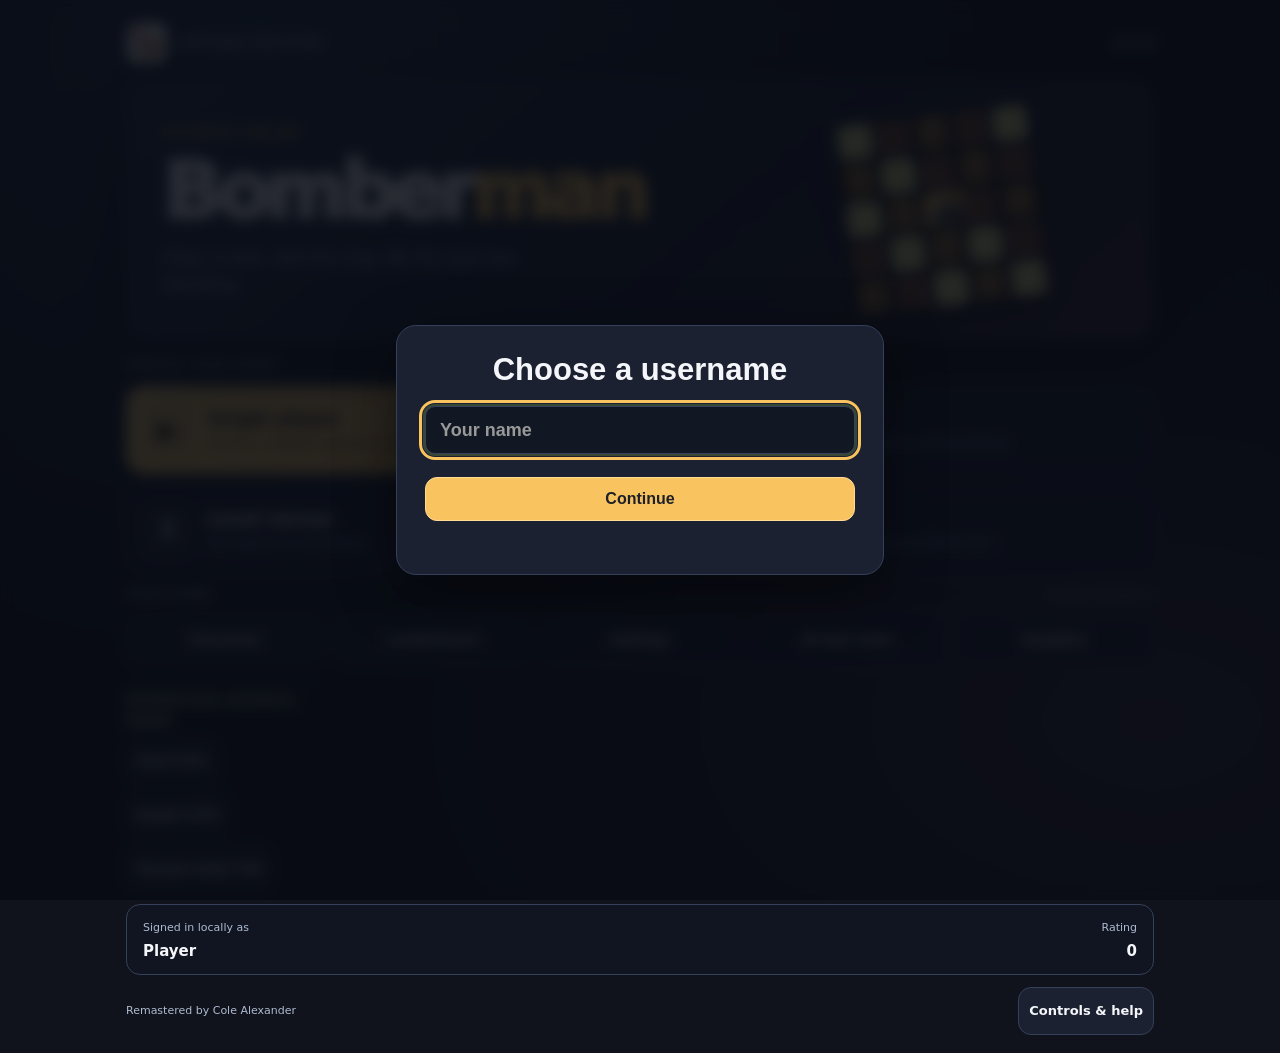
<file: Bomberman-Ultimate-Universal-Web-v0.10/index.html>
<!doctype html>
<html>
<head>
    <title>Bomberman v2.2.0</title>
    <link rel="icon" href="./icons/icon192.png" type="image/png">
    <meta charset="utf-8">
    <meta name="viewport" content="width=device-width, initial-scale=1, viewport-fit=cover, user-scalable=yes">
    <meta name="apple-mobile-web-app-capable" content="yes">
    <meta name="apple-mobile-web-app-status-bar-style" content="black-translucent">
    <meta name="theme-color" content="#10131c">
    <link rel="manifest" href="./manifest.webmanifest">
    <link rel="apple-touch-icon" href="./icons/icon192.png">
    <style id="bomber-version-owner-v016231">
    [id^="buildVersion"]{display:none!important}
    html body #releaseBadge1561#releaseBadge1561#releaseBadge1561#releaseBadge1561 strong{font-size:0!important;line-height:1.15!important}
    html body #releaseBadge1561#releaseBadge1561#releaseBadge1561#releaseBadge1561 strong::before{content:"v2.2.0"!important;display:inline!important;font-size:10px!important;font-weight:800!important;letter-spacing:.01em!important}
    html body #releaseBadge1561#releaseBadge1561#releaseBadge1561#releaseBadge1561{display:block!important;visibility:visible!important}
    </style>
    <style id="v016232-bomb-kick-copy">
    #v160KickHud span{font-size:0!important}
    #v160KickHud span::before{content:"WASD • FIRE BOMB KICK";display:inline!important;font:900 9px/1 Arial,sans-serif!important;letter-spacing:.2px!important;white-space:nowrap}
    </style>
    <script src="./files/engine2/social-210.js?v=220"></script>
    <script src="./files/engine2/ui-210.js?v=220"></script>
    <script src="./files/js/easeljs-0.8.1.min.js?v=220"></script>
    <script src="./files/js/preloadjs-0.6.1.min.js?v=220"></script>
    <script src="./files/js/soundjs-0.6.1.min.js?v=220"></script>
    <script src="./files/js/core.js?v=220"></script>
    <script src="./files/js/Utils.js?v=220"></script>
    <script src="./files/js/Entity.js?v=220"></script>
    <script src="./files/js/Player.js?v=220"></script>
    <script src="./files/js/Bot.js?v=220"></script>
    <script src="./files/js/Bonus.js?v=220"></script>
    <script src="./files/js/Tile.js?v=220"></script>
    <script src="./files/js/Fire.js?v=220"></script>
    <script src="./files/js/Bomb.js?v=220"></script>
    <script src="./files/js/Menu.js?v=220"></script>
    <script src="./files/engine2/round-state.js?v=220"></script>
    <script src="./files/engine2/input-controller.js?v=220"></script>
    <script src="./files/engine2/stability-diagnostics.js?v=220"></script>
    <script src="./files/engine2/lifecycle.js?v=220"></script>
    <script src="./files/engine2/render-211.js?v=220"></script>
    <script src="./files/js/InputEngine.js?v=220"></script>
    <script src="./files/js/GameEngine.js?v=220"></script>
    <script src="./files/packed-runtime-loader.js?v=220"></script>
    <script src="./files/directional-input-hotfix-v016225.js?v=220"></script>
    <script src="./files/preload-v0150.js?v=220"></script>
    <script src="./files/online.js?v=220"></script>
    <script src="./files/mobile.js?v=220"></script>
    <script src="./files/engine2/mobile-layout-retry.js?v=220"></script>
    <script src="./files/engine2/runtime-loader.js?v=220"></script>
    <script src="./files/app.js?v=220"></script>
    <script src="./files/runtime-v016232-identity-hud.js?v=220"></script>
    <script src="./files/runtime-v016234-border-only.js?v=220"></script>
    <script src="./files/runtime-v016230-round-skill-version.js?v=220"></script>
    <script src="./files/hotfix-0117.js?v=220"></script>
    <link rel="stylesheet" type="text/css" href="./files/css/bootstrap.css?v=220" />
    <link rel="stylesheet" type="text/css" href="./files/css/style.css?v=220" />
    <link rel="stylesheet" href="./files/css/ui-210.css?v=220" />
    <link rel="stylesheet" href="./files/css/mobile-retry.css?v=220" />

    <style id="ios-v0111-hotfix">
    @media (hover: none), (pointer: coarse) {
      body:not(.desktop-ui) .mobile_controls {
        position: fixed; z-index: 3000;
        left: max(12px, env(safe-area-inset-left));
        right: max(12px, env(safe-area-inset-right));
        bottom: max(10px, env(safe-area-inset-bottom));
        display: flex !important; align-items: flex-end; justify-content: space-between;
        pointer-events: none; touch-action: none;
      }
      body:not(.desktop-ui) .mobile_joystick,
      body:not(.desktop-ui) .mobile_action_cluster,
      body:not(.desktop-ui) .touch_btn,
      body:not(.desktop-ui) .touch_small { pointer-events: auto; }
    }
    </style>
</head>
<body class="bm210-home">
    <div class="container">
        <main id="bm210Home" class="bm210-home-screen" aria-label="Bomberman main menu">
          <header class="bm210-top"><div class="bm210-brand"><img src="./icons/icon192.png" alt=""> Arcade edition</div><span id="bm210Version" class="bm210-version">v2.2.0</span></header>
          <section class="bm210-hero"><div><p class="bm210-kicker">Ultimate online</p><h1>Bomber<span>man</span></h1><p class="bm210-sub">Clear a lane. Set the trap. Be the last one standing.</p></div><div class="bm210-art" aria-hidden="true"><div class="bm210-tile-art"><i></i><i></i><i></i><i></i><i></i><i></i><i></i><i></i><i></i><i></i><i></i><i></i><i></i><i></i><i></i><i></i><i></i><i></i><i></i><i></i><i></i><i></i><i></i><i></i><i></i></div></div></section>
          <p id="bm210Loading" class="bm210-loading" role="status">Loading the arena…</p>
          <section id="bm210Actions" class="bm210-actions" hidden>
            <p class="bm210-section-label" id="bm210MenuMessage">Choose your mode</p>
            <button class="bm210-mini" id="bm210Resume" type="button" hidden>Resume current round</button>
            <div class="bm210-modes">
              <button class="bm210-mode primary" id="bm210Solo" type="button"><span class="bm210-mode-icon" aria-hidden="true">▶</span><span><strong>Single player</strong><small>Practice, compete against AI, and master the arena.</small></span></button>
              <button class="bm210-mode" id="bm210Multi" type="button"><span class="bm210-mode-icon" aria-hidden="true">◎</span><span><strong>Multiplayer</strong><small>Public matches, private rooms, and spectating.</small></span></button>
              <button class="bm210-mode" id="bm210Local" type="button"><span class="bm210-mode-icon" aria-hidden="true">Ⅱ</span><span><strong>Local versus</strong><small>Two players on one device.</small></span></button>
              <button class="bm210-mode" id="bm210Tutorial" type="button"><span class="bm210-mode-icon" aria-hidden="true">⌁</span><span><strong>Tutorial</strong><small>Learn movement, power-ups and Bomb Kick.</small></span></button>
            </div>
            <p class="bm210-section-label">Your game <span id="bm210Activity" class="bm210-activity" aria-label="Estimated lobby activity"></span></p>
            <div class="bm210-tools"><button id="bm210Character" type="button">Character</button><button id="bm210Ranks" type="button">Leaderboard</button><button id="bm210Settings" type="button">Settings</button><button id="bm210TestRoom" type="button">AI test room</button><button id="bm211Graphics" type="button">Graphics</button></div>
            <div class="bm210-profile"><div><small>Signed in locally as</small><strong id="bm210Name">Player</strong></div><div class="bm210-profile-score"><small>Rating</small><strong id="bm210Rating">0</strong></div></div>
          </section>
          <footer class="bm210-footer"><span>Remastered by Cole Alexander</span><button class="bm210-mini" id="bm210Help" type="button">Controls &amp; help</button></footer>
        </main>
        <dialog id="bm210HelpDialog"><h2>Controls &amp; help</h2><p><strong>Player 1:</strong> Arrow keys to move. Space places a normal bomb. WASD fires Bomb Kick when you have a charge.</p><p><strong>Local Player 2:</strong> Follow the in-game control panel. Use the touch joystick and action buttons on mobile.</p><p>Destroy wood to discover power-ups. Keep an escape route open. Hearts absorb a hit, and Bomb Kick lets you send bombs through lanes.</p><p>Public matchmaking can use simulated players. Settings include AI difficulty and the AI testing room. Graphics lets you adjust rendering FPS and resolution.</p><button class="bm210-mini" id="bm210HelpClose" type="button">Close</button></dialog>

        <dialog id="bm211GraphicsDialog" aria-labelledby="bm211GraphicsTitle"><h2 id="bm211GraphicsTitle">Graphics</h2><p>Rendering is independent of the 50 Hz gameplay clock.</p><label for="bm211FPS">Frame rate</label><select id="bm211FPS"><option value="auto">Auto · display refresh up to 120 FPS</option><option value="60">60 FPS · battery saver</option><option value="120">120 FPS · high refresh</option></select><label for="bm211Resolution">Arena resolution</label><select id="bm211Resolution"><option value="1">Original · 545 × 416</option><option value="2">High · 1090 × 832</option><option value="3">Ultra · 1635 × 1248</option></select><p>Higher resolution improves pixel edges and text. Original sprite artwork is unchanged. Actual FPS depends on your display and device.</p><button class="bm210-mini" id="bm211GraphicsClose" type="button">Done</button></dialog>

        <div class="game_toolbar">
            <button id="ultimateModeBtn" class="ultimate_mode_btn" type="button" aria-pressed="false">ULTIMATE MODE: OFF</button>
            <span id="ultimateModeHint" class="ultimate_mode_hint">100% block drops • power-ups 5× stronger</span>
            <div id="onlineMatchBar" class="online_match_bar" hidden>
                <span id="onlineMatchStatus">ONLINE</span>
                <button id="onlineDisconnectBtn" type="button">Disconnect</button>
            </div>
        </div>

        <div id="localStage">
            <div id="game">
                <canvas id="canvas" width="545" height="416"></canvas>
                <div id="spectatorBanner" class="spectator_banner" hidden>
                    <strong id="spectatorTitle">GAME OVER</strong>
                    <span id="spectatorSubtitle">SPECTATING AI MATCH</span>
                </div>
            </div>
            <div class="control_panel">
                <div class="wrapper">
                    <div class="panel">
                        <div class="panel_header"><p class="panel_header_title" id="player1"></p></div>
                        <div class="control_element_movement">
                            <div class="control_element_ico"><img src="./files/img/i-control-01.svg" class="i_control01"></div>
                            <div class="control_element_desc"><p class="control_element_title" id="movement1"></p></div>
                        </div>
                        <div class="control_element_bomb">
                            <div class="control_element_ico"><img src="./files/img/i-control-001.svg" class="i_control001"></div>
                            <div class="control_element_desc"><p class="control_element_title" id="bomb1">Space = normal bomb • E = Bomb Kick</p></div>
                        </div>
                    </div>
                    <div class="panel">
                        <div class="panel_header"><p class="panel_header_title" id="player2"></p></div>
                        <div class="control_element_movement">
                            <div class="control_element_ico"><img src="./files/img/i-control-02.svg" class="i_control01"></div>
                            <div class="control_element_desc"><p class="control_element_title" id="movement2"></p></div>
                        </div>
                        <div class="control_element_bomb">
                            <div class="control_element_ico"><img src="./files/img/i-control-002.svg" class="i_control001"></div>
                            <div class="control_element_desc"><p class="control_element_title" id="bomb2">Shift = normal bomb • Q = Bomb Kick</p></div>
                        </div>
                    </div>
                    <div class="panel">
                        <div class="panel_header"><p class="panel_header_title" id="common">Common</p></div>
                        <div class="control_element_mute">
                            <div class="control_element_ico"><img src="./files/img/i-key-m.svg" class="i_key_m"></div>
                            <div class="control_element_desc"><p class="control_element_title" id="mute"></p></div>
                        </div>
                        <div class="control_element_menu">
                            <div class="control_element_ico"><img src="./files/img/i-key-esc.svg" class="i_key_esc"></div>
                            <div class="control_element_desc"><p class="control_element_title" id="menu"></p></div>
                        </div>
                        <div class="control_element_restart">
                            <div class="control_element_ico"><img src="./files/img/i-key-enter.svg" class="i_key_enter"></div>
                            <div class="control_element_desc"><p class="control_element_title" id="restart"></p></div>
                        </div>
                    </div>
                </div>
            </div>
        </div>

        <div id="remoteStage" hidden>
            <video id="remoteVideo" autoplay playsinline muted></video>
            <div class="remote_caption">LIVE FROM HOST • PLAYER 2</div>
            <div id="remoteSpectatorBanner" class="spectator_banner" hidden>
                <strong id="remoteSpectatorTitle">GAME OVER</strong>
                <span id="remoteSpectatorSubtitle">SPECTATING MATCH</span>
            </div>
        </div>
        <audio id="gameMusic" src="./files/sound/game.mp3" preload="auto" loop playsinline></audio>

        <div id="mobileControls" class="mobile_controls" aria-label="Touch controls">
            <div id="mobileJoystick" class="mobile_joystick" aria-label="Movement joystick" role="application">
                <div class="joystick_ring"></div>
                <div id="mobileJoystickKnob" class="joystick_knob"></div>
            </div>
            <div class="mobile_action_cluster">
                <button class="touch_btn bomb_btn" data-action="bomb" aria-label="Place normal bomb">💣</button>
                <div class="mobile_small_actions">
                    <button id="mobileMuteBtn" class="touch_small" type="button">Sound</button>
                    <button id="mobileMenuBtn" class="touch_small" type="button">Menu</button>
                </div>
            </div>
        </div>
    </div>

    <div id="multiplayerLobby" class="multiplayer_lobby" hidden>
        <div class="lobby_card">
            <div class="lobby_heading">
                <div>
                    <h2>Multiplayer</h2>
                    <p>Play locally or connect to a friend over the internet.</p>
                </div>
                <button id="lobbyCloseBtn" class="lobby_close" type="button" aria-label="Back">×</button>
            </div>

            <div class="lobby_name_row">
                <label for="playerNameInput">Your name</label>
                <input id="playerNameInput" type="text" maxlength="14" autocomplete="nickname" spellcheck="false" placeholder="Player name">
                <small>Shown above your character in online matches.</small>
            </div>

            <div class="lobby_mode_row">
                <span>Game mode</span>
                <button id="ultimateLobbyBtn" class="ultimate_mode_btn compact" type="button">ULTIMATE MODE: OFF</button>
            </div>

            <div id="lobbyChoice" class="lobby_choice">
                <button id="onlineHostBtn" class="lobby_primary" type="button">Host Online Game<small>Wait for your friend to join • another opponent after a short wait</small></button>
                <button id="onlineShowJoinBtn" class="lobby_primary" type="button">Join Online Game<small>Players first • active matches open in spectator mode with next-round queue</small></button>
                <button id="localMultiBtn" class="lobby_secondary" type="button">Play Local Multiplayer</button>
            </div>

            <div id="onlineHostControls" class="lobby_section" hidden>
                <div class="lobby_state_icon">⌁</div>
                <h3>Hosting game</h3>
                <p>Waiting for Player 2. Your friend only needs to choose Multiplayer → Join Online Game. If nobody connects, another player will join automatically.</p>

                <div class="host_customization" id="hostCustomization">
                    <div class="host_customization_header">
                        <div>
                            <strong>Item drop rate</strong>
                            <small>Chance that a destroyed wood block contains a power-up</small>
                        </div>
                        <span id="dropRateValue" class="drop_rate_value">16% · DEFAULT</span>
                    </div>
                    <input id="dropRateSlider" class="drop_rate_slider" type="range" min="16" max="100" step="1" value="16" aria-label="Item drop rate">
                    <div class="drop_rate_scale"><span>Default · 16%</span><span>100%</span></div>
                    <div id="dropRateNote" class="drop_rate_note">Normal power-up strength. ULTIMATE MODE overrides drops to 100%.</div>
                </div>

                <div id="onlineStatus" class="online_status working">Opening host slot…</div>
                <button id="hostCancelBtn" class="lobby_secondary" type="button">Stop Hosting</button>
            </div>

            <div id="onlineJoinControls" class="lobby_section" hidden>
                <div class="lobby_state_icon">⌁</div>
                <h3>Finding player…</h3>
                <p>Checking every public slot. Active matches open in spectator mode and queue you for the next round.</p>
                <div id="joinStatus" class="online_status working">Searching…</div>
                <button id="joinBackBtn" class="lobby_secondary" type="button">Cancel Search</button>
            </div>
        </div>
    </div>

<script>
(function () {
  if (location.hostname !== '127.0.0.1' && location.hostname !== 'localhost') return;
  function heartbeat() { fetch('/__bomberman_heartbeat', {cache:'no-store'}).catch(function () {}); }
  heartbeat();
  setInterval(heartbeat, 5000);
})();
</script>

</body>
</html>
</file>
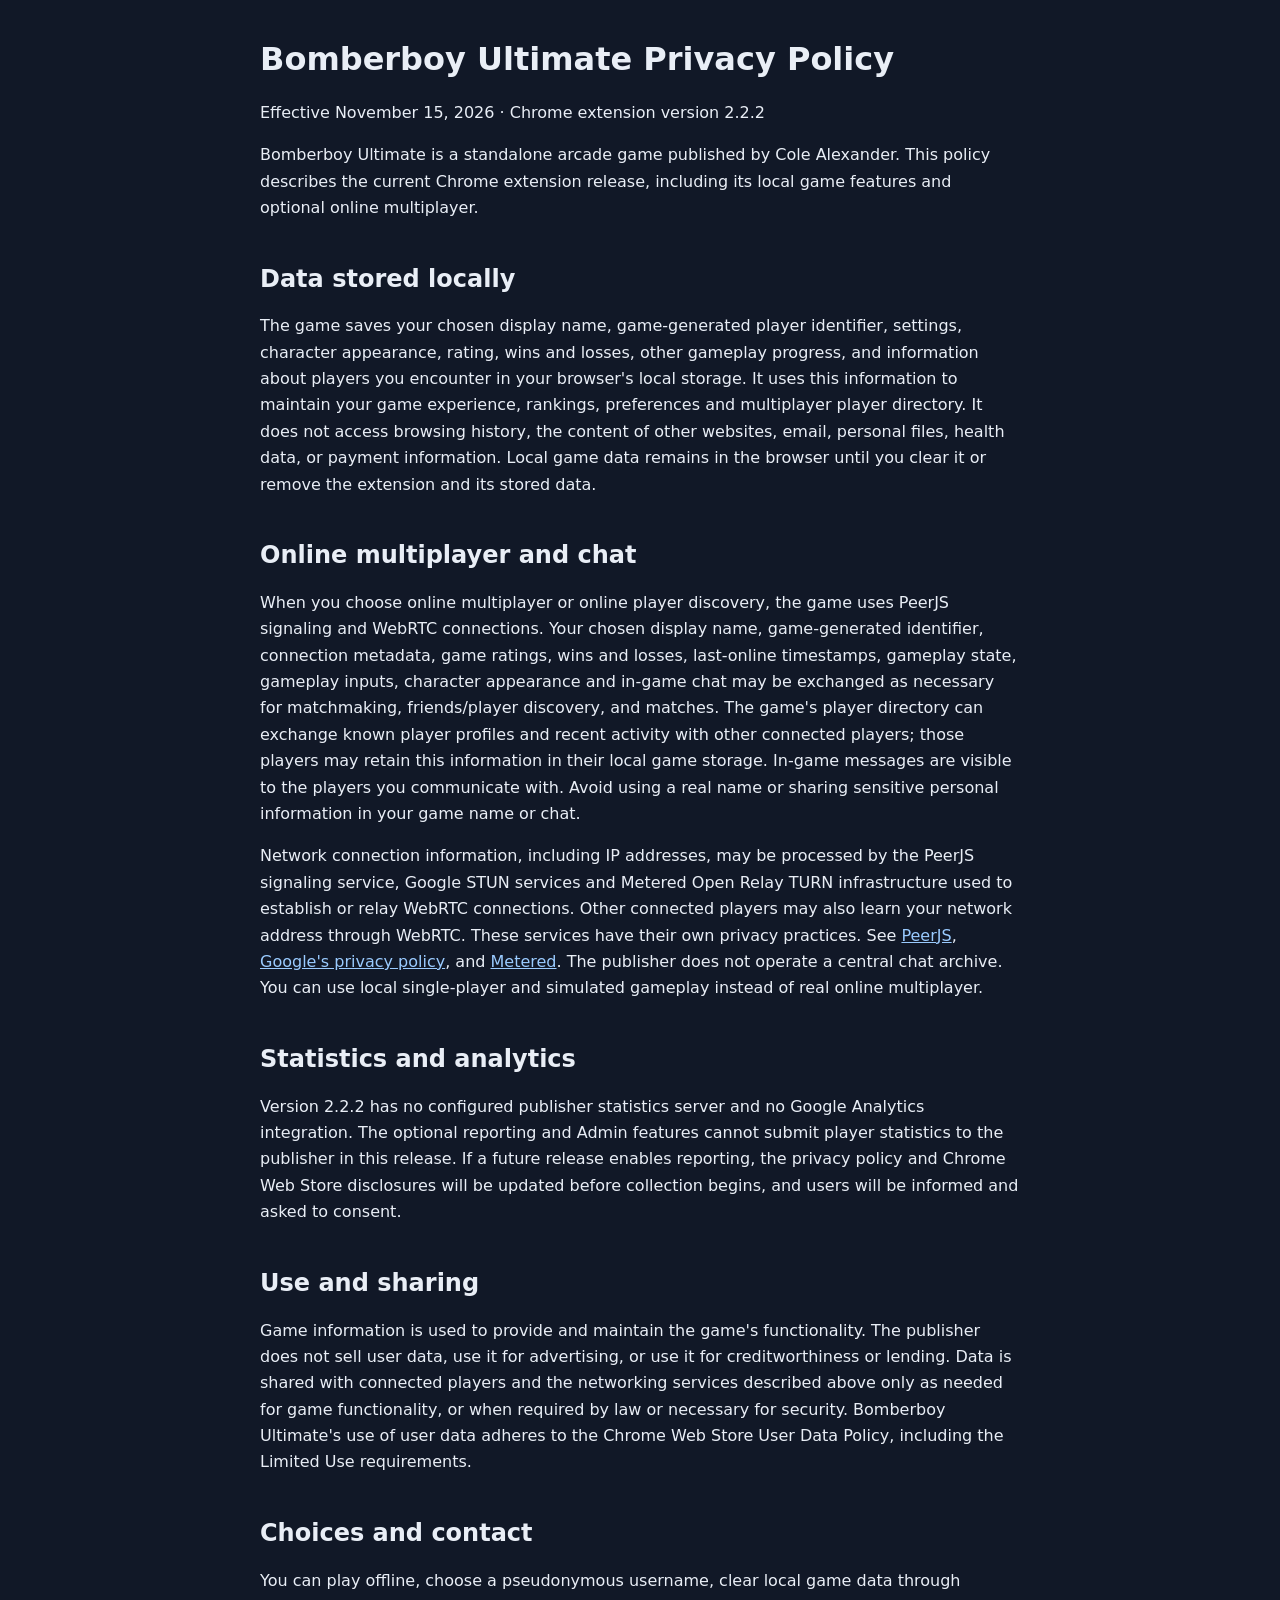
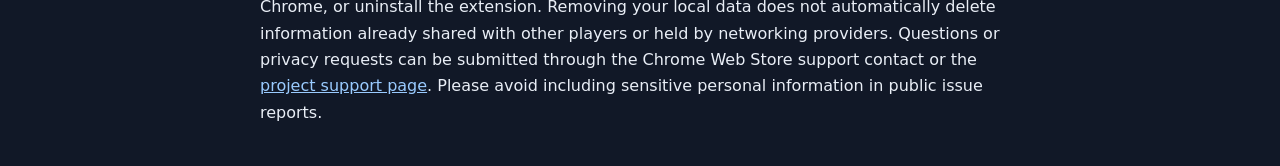
<file: bomberboy-privacy.html>
<!doctype html>
<html lang="en"><head><meta charset="utf-8"><meta name="viewport" content="width=device-width, initial-scale=1"><title>Bomberboy Ultimate — Privacy Policy</title><style>body{font:16px/1.65 system-ui,sans-serif;max-width:760px;margin:40px auto;padding:0 24px;color:#e9eef6;background:#111827}h1,h2{line-height:1.2}h2{margin-top:1.8em}a{color:#9acbff}</style></head><body>
<h1>Bomberboy Ultimate Privacy Policy</h1><p>Effective November 15, 2026 · Chrome extension version 2.2.2</p>
<p>Bomberboy Ultimate is a standalone arcade game published by Cole Alexander. This policy describes the current Chrome extension release, including its local game features and optional online multiplayer.</p>
<h2>Data stored locally</h2><p>The game saves your chosen display name, game-generated player identifier, settings, character appearance, rating, wins and losses, other gameplay progress, and information about players you encounter in your browser's local storage. It uses this information to maintain your game experience, rankings, preferences and multiplayer player directory. It does not access browsing history, the content of other websites, email, personal files, health data, or payment information. Local game data remains in the browser until you clear it or remove the extension and its stored data.</p>
<h2>Online multiplayer and chat</h2><p>When you choose online multiplayer or online player discovery, the game uses PeerJS signaling and WebRTC connections. Your chosen display name, game-generated identifier, connection metadata, game ratings, wins and losses, last-online timestamps, gameplay state, gameplay inputs, character appearance and in-game chat may be exchanged as necessary for matchmaking, friends/player discovery, and matches. The game's player directory can exchange known player profiles and recent activity with other connected players; those players may retain this information in their local game storage. In-game messages are visible to the players you communicate with. Avoid using a real name or sharing sensitive personal information in your game name or chat.</p>
<p>Network connection information, including IP addresses, may be processed by the PeerJS signaling service, Google STUN services and Metered Open Relay TURN infrastructure used to establish or relay WebRTC connections. Other connected players may also learn your network address through WebRTC. These services have their own privacy practices. See <a href="https://peerjs.com/">PeerJS</a>, <a href="https://policies.google.com/privacy">Google's privacy policy</a>, and <a href="https://www.metered.ca/">Metered</a>. The publisher does not operate a central chat archive. You can use local single-player and simulated gameplay instead of real online multiplayer.</p>
<h2>Statistics and analytics</h2><p>Version 2.2.2 has no configured publisher statistics server and no Google Analytics integration. The optional reporting and Admin features cannot submit player statistics to the publisher in this release. If a future release enables reporting, the privacy policy and Chrome Web Store disclosures will be updated before collection begins, and users will be informed and asked to consent.</p>
<h2>Use and sharing</h2><p>Game information is used to provide and maintain the game's functionality. The publisher does not sell user data, use it for advertising, or use it for creditworthiness or lending. Data is shared with connected players and the networking services described above only as needed for game functionality, or when required by law or necessary for security. Bomberboy Ultimate's use of user data adheres to the Chrome Web Store User Data Policy, including the Limited Use requirements.</p>
<h2>Choices and contact</h2><p>You can play offline, choose a pseudonymous username, clear local game data through Chrome, or uninstall the extension. Removing your local data does not automatically delete information already shared with other players or held by networking providers. Questions or privacy requests can be submitted through the Chrome Web Store support contact or the <a href="https://github.com/colealex577/Bomberman/issues">project support page</a>. Please avoid including sensitive personal information in public issue reports.</p>
</body></html>
</file>
<file: Bomberman-Ultimate-Universal-Web-v0.10/files/css/style.css>
html, body {
    width: 100%;
    height: 100%;
    margin: 0;
    padding: 0;
}

body {
    min-height: 100vh;
    background-color: #21111a;
    display: flex;
    align-items: center;
    justify-content: center;
    overflow: auto;
    font-family: Roboto, Arial, sans-serif;
}

.container {
    width: min(94vw, 1400px);
    min-height: 100vh;
    display: flex;
    flex-direction: column;
    align-items: center;
    justify-content: center;
    gap: 1.25rem;
    padding: 2vh 0;
    box-sizing: border-box;
}

#game {
    width: min(92vw, calc((100vh - 170px) * 1.3101));
    max-width: 1200px;
    text-align: center;
    display: flex;
    justify-content: center;
    align-items: center;
}

#canvas {
    display: block;
    width: 100%;
    height: auto;
    max-height: 74vh;
    aspect-ratio: 545 / 416;
    margin: 0 auto;
    image-rendering: auto;
}

h1 {
    line-height: 64px;
    margin-bottom: 0;
}

h1 strong {
    color: #FF4444;
}

.control_panel {
    width: min(92vw, calc((100vh - 170px) * 1.3101));
    max-width: 1200px;
    position: relative;
    box-sizing: border-box;
    background-color: #21111a;
}

.control_panel .wrapper {
    margin: 0;
    position: relative;
    box-sizing: inherit;
    width: 100%;
    display: grid;
    grid-template-columns: repeat(3, minmax(0, 1fr));
    grid-column-gap: 10px;
}

.wrapper .panel {
    position: relative;
    margin-top: 6px;
    min-height: 105px;
    border-radius: 2px;
    background-color: rgba(255, 255, 255, 0.03);
    border: solid 1px rgba(255, 255, 255, 0.03);
}

.panel .panel_header {
    position: absolute;
    top: -6px;
    left: 10px;
    width: 59px;
    height: 16px;
    border-radius: 2px;
    background-color: #ffffff;
    text-align: center;
}

.panel_header .panel_header_title {
    height: 9px;
    font-size: 9px;
    font-weight: bold;
    line-height: normal;
    color: #271821;
    margin: 3px auto 2px auto;
}

.i_control01, .i_control001 {
    width: 48px;
    height: 32px;
    object-fit: contain;
}
.i_key_m {
    width: 18px;
    height: 17px;
    object-fit: contain;
}
.i_key_esc {
    width: 28px;
    height: 17px;
    object-fit: contain;
}
.i_key_enter {
    width: 38px;
    height: 17px;
    object-fit: contain;
}
.control_element_movement {
    height: 32px;
    margin: 20px 10px 5px 10px;
}
.control_element_bomb {
    height: 32px;
    margin: 0px 10px 10px 10px;
}
.control_element_ico {
    float: left;
}
.control_element_movement .control_element_ico,
.control_element_bomb .control_element_ico {
    width: 48px;
    height: 32px;
    margin: 0 12px 0 0;
}
.control_element_movement .control_element_desc p,
.control_element_bomb .control_element_desc p {
    margin: 11px 0;
}
.control_element_movement .control_element_desc,
.control_element_bomb .control_element_desc {
    height: 32px;
}
.control_element_desc {
    float: left;
    font-size: 10px;
    font-weight: bold;
    line-height: normal;
    color: #ffffff;
}
.control_element_mute .control_element_desc,
.control_element_menu .control_element_desc,
.control_element_restart .control_element_desc {
    height: 17px;
}
.control_element_mute {
    height: 17px;
    margin: 20px 10px 6px 10px;
}
.control_element_mute .control_element_ico {
    width: 18px;
    height: 17px;
    margin: 0 32px 0 0;
}
.control_element_menu {
    height: 17px;
    margin: 0px 0px 6px 10px;
}
.control_element_menu .control_element_ico {
    width: 28px;
    height: 17px;
    margin: 0 22px 0 0;
}
.control_element_mute .control_element_desc p,
.control_element_menu .control_element_desc p,
.control_element_restart .control_element_desc p {
    margin: 3px 0;
}
.control_element_restart {
    height: 17px;
    margin: 0px 10px 15px 10px;
}
.control_element_restart .control_element_ico {
    width: 38px;
    height: 17px;
    margin: 0 12px 0 0;
}

@media (max-width: 900px) {
    .container {
        width: 96vw;
        gap: 0.9rem;
    }

    #game,
    .control_panel {
        width: 94vw;
    }

    .control_panel .wrapper {
        grid-template-columns: 1fr;
        grid-row-gap: 10px;
    }

    .wrapper .panel {
        min-height: auto;
        padding-bottom: 8px;
    }
}

/* Online multiplayer additions */
.game_toolbar {
    width: min(92vw, 1200px);
    display: flex;
    align-items: center;
    justify-content: center;
    gap: 10px;
    flex-wrap: wrap;
}
.ultimate_mode_btn,
.online_match_bar button,
.lobby_card button {
    border: 1px solid rgba(255,255,255,.22);
    border-radius: 7px;
    background: rgba(255,255,255,.08);
    color: #fff;
    padding: 9px 13px;
    font-weight: 700;
    cursor: pointer;
}
.ultimate_mode_btn.on { background: #7d2c36; border-color: #ff6677; }
.ultimate_mode_btn.compact { padding: 7px 10px; font-size: 12px; }
.ultimate_mode_hint { color: rgba(255,255,255,.65); font-size: 12px; }
.online_match_bar { display: flex; align-items: center; gap: 10px; color: #b9ef8c; font-weight: 700; }

.multiplayer_lobby {
    position: fixed;
    inset: 0;
    z-index: 1000;
    display: flex;
    align-items: center;
    justify-content: center;
    background: rgba(16,7,12,.88);
    padding: 20px;
    box-sizing: border-box;
}
.multiplayer_lobby[hidden] { display: none !important; }
.lobby_card {
    width: min(92vw, 520px);
    max-height: 90vh;
    overflow: auto;
    background: #2b1722;
    border: 1px solid rgba(255,255,255,.12);
    border-radius: 14px;
    color: #fff;
    padding: 20px;
    box-sizing: border-box;
}
.lobby_heading { display:flex; justify-content:space-between; align-items:flex-start; gap:15px; }
.lobby_heading h2 { margin:0 0 5px; }
.lobby_heading p { margin:0 0 16px; color:rgba(255,255,255,.7); }
.lobby_close { min-width:44px; min-height:44px; font-size:25px; line-height:1; }
.lobby_mode_row { display:flex; justify-content:space-between; align-items:center; gap:12px; margin:8px 0 16px; color:rgba(255,255,255,.75); }
.lobby_choice { display:grid; gap:10px; }
.lobby_primary, .lobby_secondary { width:100%; min-height:52px; text-align:left; }
.lobby_primary small { display:block; font-weight:400; opacity:.65; margin-top:3px; }
.lobby_section { text-align:center; }
.lobby_state_icon { font-size:35px; color:#99cc00; }
.lobby_section h3 { margin:5px 0; }
.lobby_section p { color:rgba(255,255,255,.68); }
.online_status { margin:12px 0; padding:10px; border-radius:7px; background:rgba(255,255,255,.05); font-size:13px; }
.online_status.good { color:#b9ef8c; }
.online_status.error { color:#ff9292; }
.online_status.warn { color:#ffd166; }
.online_status.working { color:#d8d8d8; }
.host_customization { text-align:left; border:1px solid rgba(255,255,255,.1); border-radius:10px; padding:12px; margin:12px 0; }
.host_customization_header { display:flex; justify-content:space-between; gap:12px; }
.host_customization_header small { display:block; color:rgba(255,255,255,.55); font-weight:400; }
.drop_rate_value { color:#b9ef8c; font-weight:700; white-space:nowrap; }
.drop_rate_slider { width:100%; margin:12px 0 5px; }
.drop_rate_scale { display:flex; justify-content:space-between; color:rgba(255,255,255,.5); font-size:11px; }
.drop_rate_note { color:rgba(255,255,255,.55); font-size:11px; margin-top:7px; }

#remoteStage {
    position:relative;
    width:min(94vw, 1200px);
    margin:auto;
}
#remoteStage[hidden], #localStage[hidden], .spectator_banner[hidden] { display:none !important; }
#remoteVideo { display:block; width:100%; height:auto; background:#21111a; border-radius:8px; }
.remote_caption { position:absolute; top:10px; right:10px; background:rgba(0,0,0,.65); color:#fff; padding:5px 9px; border-radius:6px; font-size:12px; }
.spectator_banner { position:absolute; inset:0; display:flex; flex-direction:column; align-items:center; justify-content:center; background:rgba(20,5,12,.38); pointer-events:none; color:#fff; text-align:center; text-shadow:0 2px 5px #000; }
.spectator_banner strong { font-size:28px; }
.spectator_banner span { font-size:14px; letter-spacing:.08em; }

.mobile_controls { display:none; }
body.touch_device .mobile_controls {
    width:min(94vw, 760px);
    display:flex;
    justify-content:space-between;
    align-items:center;
    gap:20px;
    touch-action:none;
    user-select:none;
}
.mobile_joystick {
    width:150px; height:150px; border-radius:50%; position:relative;
    background:rgba(255,255,255,.06); border:2px solid rgba(255,255,255,.13);
    touch-action:none;
}
.joystick_ring { position:absolute; inset:18px; border-radius:50%; border:1px solid rgba(255,255,255,.17); }
.joystick_knob { position:absolute; width:62px; height:62px; left:44px; top:44px; border-radius:50%; background:rgba(255,255,255,.18); border:2px solid rgba(255,255,255,.45); }
.mobile_action_cluster { display:flex; align-items:center; gap:14px; }
.touch_btn.bomb_btn { width:95px; height:95px; border-radius:50%; border:2px solid rgba(255,255,255,.2); background:#8f2733; font-size:38px; }
.mobile_small_actions { display:grid; gap:8px; }
.touch_small { min-width:82px; min-height:44px; border-radius:7px; border:1px solid rgba(255,255,255,.2); background:rgba(255,255,255,.07); color:#fff; font-weight:700; }

@media (max-width: 640px) {
    body { align-items:flex-start; }
    .container { min-height:unset; padding:calc(10px + env(safe-area-inset-top)) 0 calc(18px + env(safe-area-inset-bottom)); }
    .game_toolbar { justify-content:space-between; }
    .ultimate_mode_hint { width:100%; }
    .control_panel { display:none; }
    #game { width:96vw; }
    #canvas { max-height:none; }
    body.touch_device .mobile_controls { width:96vw; }
    .mobile_joystick { width:132px; height:132px; }
    .joystick_knob { width:56px; height:56px; left:36px; top:36px; }
    .touch_btn.bomb_btn { width:86px; height:86px; }
    .lobby_card { width:95vw; padding:16px; }
    .host_customization_header { flex-direction:column; }
}

/* v0.11 multiplayer identity */
.lobby_name_row {
    display: grid;
    grid-template-columns: auto minmax(0, 1fr);
    gap: 6px 12px;
    align-items: center;
    margin: 12px 0 14px;
}
.lobby_name_row label {
    color: #fff;
    font-weight: 700;
    font-size: 13px;
}
.lobby_name_row input {
    min-width: 0;
    width: 100%;
    box-sizing: border-box;
    border: 1px solid rgba(255,255,255,.22);
    background: rgba(255,255,255,.08);
    color: #fff;
    border-radius: 8px;
    padding: 10px 12px;
    font-size: 16px;
    outline: none;
}
.lobby_name_row input:focus {
    border-color: #99cc00;
    box-shadow: 0 0 0 2px rgba(153,204,0,.18);
}
.lobby_name_row small {
    grid-column: 2;
    color: rgba(255,255,255,.65);
    font-size: 11px;
}
@media (max-width: 640px) {
    .lobby_name_row { grid-template-columns: 1fr; gap: 6px; }
    .lobby_name_row small { grid-column: 1; }
}
</file>
<file: Bomberman-Ultimate-Universal-Web-v0.10/files/css/ui-210.css>
/* Bomberman 2.1.6 — Midnight Arcade. Keep logical canvas coordinates and all input IDs. */
:root{color-scheme:dark;--bm-bg:#10131c;--bm-card:#1b2130;--bm-raised:#252d40;--bm-line:#35405a;--bm-ink:#f4f6fa;--bm-muted:#aebbd0;--bm-accent:#f9c35f;--bm-blue:#91b8ff;--bm-radius:18px;--bm-shadow:0 18px 60px #0007}
html,body{background:#10131c!important;color:var(--bm-ink);font-family:system-ui,-apple-system,BlinkMacSystemFont,"Segoe UI",sans-serif!important;min-height:100%;}
body{background:radial-gradient(ellipse at 20% 5%,#23324a 0,transparent 52%),radial-gradient(ellipse at 90% 80%,#32263c 0,transparent 48%),var(--bm-bg)!important;}
body button,body input,body select,body textarea{font-family:inherit;}
body button:focus-visible,body input:focus-visible,body select:focus-visible,body a:focus-visible{outline:3px solid var(--bm-accent)!important;outline-offset:3px;}
body button{touch-action:manipulation;}
body .bm210-home-screen[hidden],body #bm210Actions[hidden],body #bm210Loading[hidden],body #bm210Resume[hidden]{display:none!important;}
body.bm210-home{display:block!important;overflow-y:auto!important;overflow-x:hidden;}
body.bm210-home .container{display:block!important;width:min(100%,1100px)!important;max-width:1100px!important;min-height:100dvh;padding:clamp(18px,4vw,48px) clamp(16px,4vw,36px) max(24px,env(safe-area-inset-bottom));margin:0 auto!important;}
body.bm210-home #localStage,body.bm210-home #remoteStage,body.bm210-home .game_toolbar,body.bm210-home #mobileControls,body.bm210-home #v154MobileChat,body.bm210-home #qolStatHud,body.bm210-home #chatPanel,body.bm210-home #chatToggleBtn,body.bm210-home #chatToast{display:none!important;}
/* Keep old menu tiles in the DOM for their established click handlers. */
body #mainCustomizeTile,body #mainSettingsTile,body #mainLeaderboardTile,body #v160TutorialBtn{display:none!important;}
.bm210-home-screen{position:relative;width:100%;max-width:100%;margin:auto;color:var(--bm-ink);}
.bm210-top{display:flex;align-items:center;justify-content:space-between;gap:12px;padding-bottom:24px;}
.bm210-brand{display:flex;align-items:center;gap:12px;font-size:12px;font-weight:800;letter-spacing:.17em;text-transform:uppercase;color:var(--bm-muted);}
.bm210-brand img{width:40px;height:40px;border-radius:11px;border:1px solid #ffffff18;box-shadow:0 6px 20px #0004;}
.bm210-version{color:var(--bm-muted);font-size:12px;font-weight:700;font-variant-numeric:tabular-nums;}
.bm210-hero{position:relative;overflow:hidden;isolation:isolate;background:linear-gradient(140deg,#24334b,#1c2232 57%,#382739);border:1px solid #ffffff19;border-radius:26px;padding:clamp(22px,5vw,50px);box-shadow:var(--bm-shadow);display:grid;grid-template-columns:1.25fr .75fr;gap:18px;align-items:center;}
.bm210-hero::after{content:"";position:absolute;z-index:-1;inset:0;background:repeating-linear-gradient(90deg,#ffffff05 0 1px,transparent 1px 28px),repeating-linear-gradient(0deg,#ffffff05 0 1px,transparent 1px 28px);mask-image:linear-gradient(110deg,transparent,#000);pointer-events:none;}
.bm210-kicker{margin:0 0 12px;font-size:11px;letter-spacing:.18em;text-transform:uppercase;color:var(--bm-accent);font-weight:900;}
.bm210-hero h1{margin:0!important;font-size:clamp(34px,7vw,78px);font-weight:950;line-height:.97!important;letter-spacing:-.07em;text-shadow:0 5px 0 #0003;}
.bm210-hero h1 span{color:var(--bm-accent);}
.bm210-sub{font-size:clamp(13px,2.2vw,17px);line-height:1.5;color:var(--bm-muted);margin:16px 0 0;max-width:40ch;}
.bm210-art{position:relative;min-height:180px;display:grid;place-items:center;}
.bm210-tile-art{display:grid;grid-template-columns:repeat(5,1fr);gap:5px;width:min(100%,235px);transform:rotate(-7deg);filter:drop-shadow(0 16px 15px #0006);}
.bm210-tile-art i{display:block;aspect-ratio:1;border-radius:6px;background:#3b5060 url('../img/tile_grass.png') center/cover;border:1px solid #ffffff20;}
.bm210-tile-art i:nth-child(2n){background-image:url('../img/tile_wall.png');}.bm210-tile-art i:nth-child(3n){background-image:url('../img/tile_wood.png');}
.bm210-tile-art i:nth-child(13){background:#f9c35f;position:relative;box-shadow:0 0 25px #f9c35f70;}
.bm210-tile-art i:nth-child(13)::after{content:'💣';position:absolute;inset:0;display:grid;place-items:center;font-size:clamp(14px,4vw,34px);}
.bm210-actions{margin-top:18px;display:grid;gap:14px;}
.bm210-section-label{margin:0;font-size:11px;color:var(--bm-muted);font-weight:800;letter-spacing:.12em;text-transform:uppercase;}
.bm210-modes{display:grid;grid-template-columns:repeat(2,minmax(0,1fr));gap:12px;}
.bm210-mode{display:flex;gap:14px;align-items:center;text-align:left!important;padding:20px!important;min-height:108px;width:100%;background:var(--bm-card);border:1px solid var(--bm-line);border-radius:var(--bm-radius);color:var(--bm-ink);cursor:pointer;transition:transform .14s,background .14s,border .14s;}
.bm210-mode:hover{background:#2b374d;border-color:#8ca8d0;transform:translateY(-2px);}.bm210-mode:active{transform:translateY(0);}
.bm210-mode.primary{background:linear-gradient(140deg,#f9d079,#e7a94a);border-color:#ffd899;color:#1d2029;}.bm210-mode.primary:hover{background:#ffdc95;}
.bm210-mode-icon{font-size:26px;display:grid;place-items:center;flex:0 0 48px;width:48px;height:48px;border-radius:13px;background:#ffffff0d;border:1px solid #ffffff20;}.bm210-mode.primary .bm210-mode-icon{background:#00000010;border-color:#00000013;}
.bm210-mode strong{display:block;font-size:18px;line-height:1.2;font-weight:850;}.bm210-mode small{display:block;font-size:12px;color:var(--bm-muted);line-height:1.45;margin-top:5px;}.bm210-mode.primary small{color:#534326;}
.bm210-tools{display:grid;grid-template-columns:repeat(4,minmax(0,1fr));gap:9px;}.bm210-tools button,.bm210-mini{min-height:48px;border:1px solid var(--bm-line);border-radius:13px;background:var(--bm-card);color:var(--bm-ink);font-size:13px;font-weight:750;padding:12px 10px;cursor:pointer;}.bm210-tools button:hover,.bm210-mini:hover{background:var(--bm-raised);border-color:var(--bm-blue);}.bm210-tools button:disabled{opacity:.4;cursor:not-allowed;}
.bm210-profile{display:flex;justify-content:space-between;align-items:center;gap:12px;border:1px solid var(--bm-line);border-radius:14px;padding:13px 16px;background:#131824a8;}.bm210-profile strong{font-size:15px;}.bm210-profile small{color:var(--bm-muted);font-size:11px;display:block;margin-bottom:3px;}.bm210-profile-score{text-align:right;font-variant-numeric:tabular-nums;}.bm210-footer{margin:21px 0 0;display:flex;justify-content:space-between;align-items:center;gap:12px;color:var(--bm-muted);font-size:11px;}.bm210-loading{padding:19px;margin-top:16px;border:1px solid var(--bm-line);background:var(--bm-card);border-radius:14px;font-weight:650;color:var(--bm-muted);}.bm210-loading::before{content:'';display:inline-block;width:9px;height:9px;border-radius:50%;background:var(--bm-accent);margin-right:10px;animation:bm210pulse 1s alternate infinite;}@keyframes bm210pulse{to{opacity:.2;}}
#bm210HelpDialog{color:var(--bm-ink);background:var(--bm-card);border:1px solid var(--bm-line);border-radius:22px;max-width:min(500px,92vw);padding:24px;box-shadow:var(--bm-shadow);z-index:2147483600;}#bm210HelpDialog::backdrop{background:#080b12cc;backdrop-filter:blur(5px);}#bm210HelpDialog h2{margin:0 0 14px;}#bm210HelpDialog p{line-height:1.6;color:var(--bm-muted);}#bm210HelpDialog button{width:100%;}
/* Consistent secondary screens. Important overrides beat older inline legacy styles. */
body .lobby_card,body .character_card,body .v127_card,body .v127_lb_card,body .qol_card,body #v157DeathCard,body #v01561FirstRunCard,body #v160TutorialPanel,body #v154MobileChatOverlay>div,body #v136ChallengeCard,body #v1626AiTestPanel{background:var(--bm-card)!important;color:var(--bm-ink)!important;border:1px solid var(--bm-line)!important;border-radius:20px!important;box-shadow:var(--bm-shadow)!important;max-height:min(89dvh,850px);overflow:auto;overscroll-behavior:contain;scrollbar-width:thin;}
body .multiplayer_lobby,body .character_panel,body #v127SettingsPanel,body #v127LeaderboardPanel,body .qol_overlay,body #v157Death,body #v01561FirstRun{background:rgba(8,11,19,.86)!important;backdrop-filter:blur(7px);-webkit-backdrop-filter:blur(7px);}
body .lobby_card{width:min(94vw,560px)!important;padding:clamp(15px,4vw,26px)!important;box-sizing:border-box;}
body .lobby_heading h2,body .character_head h2,body .v127_head h2,body .v127_lb_head h2,body .qol_card h3{font-weight:850!important;letter-spacing:-.035em!important;}
body .lobby_card p,body .character_card p,body .v127_card p,body .qol_card p,body .lobby_card small{color:var(--bm-muted)!important;line-height:1.5;}
body .lobby_primary,body .lobby_secondary,body .qol_btn,body .v127_card button,body .v127_lb_card button,body .character_card button,body #v157DeathCard button,body #v160TutorialActions button,body #v158Actions button,body #v01561Continue{border:1px solid var(--bm-line)!important;background:var(--bm-raised)!important;color:var(--bm-ink)!important;border-radius:12px!important;min-height:44px!important;box-shadow:none!important;}
body .lobby_primary,body .qol_btn.primary,body #v01561Continue,body #v158Actions button:first-child{background:var(--bm-accent)!important;color:#1d2029!important;border-color:#ffdb93!important;font-weight:800!important;}
body .lobby_primary small{color:#50452f!important;}
body .lobby_primary:hover,body .lobby_secondary:hover,body .qol_btn:hover,body .character_card button:hover{filter:brightness(1.12);}
body .v125_diff_btn.active,body .v157_clock_modes button.active,body .v127_card button.active,body .character_card button.active,body .lobby_card button.active{background:#425a83!important;border-color:var(--bm-blue)!important;}
body .host_customization,body .lobby_name_row,body .lobby_mode_row,body .v127_lb_you,body #v158PostStats{border-color:var(--bm-line)!important;background:#131824!important;border-radius:12px!important;}
body input:not([type=range]),body select,body textarea{background:#111723!important;border:1px solid var(--bm-line)!important;color:var(--bm-ink)!important;border-radius:10px!important;min-height:40px;box-sizing:border-box;font-size:16px;}
body #chatPanel{background:rgba(20,26,38,.97)!important;border:1px solid var(--bm-line)!important;border-radius:16px!important;box-shadow:0 8px 30px #0006;color:var(--bm-ink)!important;}
body #chatMessages{scrollbar-width:thin;}.chat_line{padding:5px 8px;line-height:1.45;overflow-wrap:anywhere;}.chat_line strong{color:var(--bm-blue)!important;}.chat_line.self strong{color:var(--bm-accent)!important;}.chat_line span{color:var(--bm-ink)!important;}
body #chatForm button,body #v154MobileChatForm button,body #v154MobileChatBtn,body #chatToggleBtn,body #v154MainMenuBtn,body #onlineDisconnectBtn{background:var(--bm-raised)!important;color:var(--bm-ink)!important;border:1px solid var(--bm-line)!important;border-radius:10px!important;min-height:36px;}
body #v154MobileChat{background:#141b29!important;border-color:var(--bm-line)!important;border-radius:12px!important;}
body .game_toolbar{gap:8px!important;}.game_toolbar button,.ultimate_mode_btn{border-radius:12px!important;background:#243149!important;border:1px solid var(--bm-line)!important;color:var(--bm-ink)!important;}.ultimate_mode_btn.on{background:var(--bm-accent)!important;color:#1d2029!important;}
body:not(.bm210-home) #game{border-radius:12px;box-shadow:0 16px 40px #0006;}
body .control_panel{background:transparent!important;}body .control_panel .panel{background:#1a2131!important;border:1px solid var(--bm-line)!important;border-radius:11px!important;}
body .mobile_joystick{background:#172133bd!important;border:1px solid #ffffff3c!important;box-shadow:0 5px 18px #0005;}body .joystick_knob{background:#91b8ff!important;box-shadow:0 3px 10px #0006;}body .touch_btn{background:#27344c!important;border:1px solid #ffffff30!important;border-radius:24px!important;}body .bomb_btn{background:linear-gradient(145deg,#f9c35f,#e59d39)!important;}body #v160KickBtn{background:#f4d550!important;color:#171c26!important;}body .touch_small{background:#1b2435!important;color:#fff!important;border:1px solid #ffffff25!important;border-radius:12px!important;}
body #releaseBadge1561{background:#10131ce0!important;border:1px solid #ffffff1c!important;border-radius:9px!important;}
body.bm210-home #releaseBadge1561{display:none!important;}
@media(max-width:640px){.bm210-top{padding-bottom:14px;}.bm210-hero{grid-template-columns:1fr .48fr;padding:22px 18px;gap:8px;border-radius:20px;}.bm210-hero h1{font-size:clamp(34px,8vw,54px);}.bm210-art{min-height:105px;}.bm210-tile-art{gap:2px;}.bm210-tile-art i{border-radius:3px;}.bm210-sub{font-size:13px;}.bm210-modes{grid-template-columns:1fr;gap:8px;}.bm210-mode{min-height:82px;padding:13px!important;}.bm210-mode strong{font-size:17px;}.bm210-tools{grid-template-columns:repeat(2,minmax(0,1fr));}.bm210-footer{flex-wrap:wrap;}.bm210-profile{padding:12px;}.bm210-version{font-size:10px;}body .lobby_card,body .character_card,body .v127_card,body .v127_lb_card,body .qol_card{max-height:calc(100dvh - 26px - env(safe-area-inset-top) - env(safe-area-inset-bottom))!important;width:min(94vw,560px)!important;box-sizing:border-box;}body .lobby_primary,body .lobby_secondary{min-height:48px!important;}body #v158PostStats{overflow-x:auto;}body .v158_stat_row,body .v158_stat_head{min-width:365px;}body .v158_actions{grid-template-columns:1fr!important;}body .game_toolbar{flex-wrap:wrap;}body .chat_line{font-size:13px;}}
@media(max-width:360px){.bm210-hero{grid-template-columns:1fr;}.bm210-art{display:none;}.bm210-brand{font-size:10px;}.bm210-tools{gap:7px;}}
@media(prefers-reduced-motion:reduce){.bm210-mode,.bm210-loading::before{transition:none;animation:none;}}

/* Keep the new home header as the only branding/navigation on the home screen. */
html body.bm210-home #releaseBadge1561#releaseBadge1561#releaseBadge1561#releaseBadge1561,html body.bm210-home #v154MainMenuBtn{display:none!important;}
html body #lobbyChoice:not([hidden]){display:flex!important;flex-direction:column!important;gap:10px!important;}
html body #lobbyChoice>button{order:0;}
html body #lobbyChoice>.host_customization,html body #lobbyChoice>.lobby_mode_row,html body #lobbyChoice>.lobby_name_row{order:2;}
html body #lobbyChoice>button#publicMatchBtn{order:-4;}
html body #lobbyChoice>button#privateMatchBtn{order:-3;}
html body #lobbyChoice>button#localMultiBtn{order:-2;}
html body #lobbyChoice>button#v152ObserveBtn{order:-1;}
@media(min-width:641px) and (max-height:1000px){body.bm210-home .container{padding-top:22px!important;padding-bottom:18px!important;}.bm210-top{padding-bottom:15px;}.bm210-hero{padding:clamp(22px,3.5vw,35px);}.bm210-art{min-height:155px;}.bm210-tile-art{width:min(100%,190px);}.bm210-mode{min-height:88px;padding:16px!important;}.bm210-actions{gap:11px;margin-top:14px;}.bm210-footer{margin-top:12px;}}

/* Responsive observer action and existing AI scenario dialog. */
html body #v152ObserveBtn small{display:block!important;margin-top:5px;line-height:1.35;font-weight:400;opacity:.82;}
html body .v1626_room_card{background:#142139!important;color:#eef3ff;border:1px solid #40516c!important;border-radius:18px!important;}
html body .v1626_room_card button{min-height:42px;border-radius:10px!important;}

.bm210-activity{float:right;font-weight:400;text-transform:none;letter-spacing:0;color:#9daec8;font-size:11px;}

/* Graphics settings: the logical arena stays 545 × 416. */
body #bm211GraphicsDialog{color:var(--bm-ink);background:var(--bm-card);border:1px solid var(--bm-line);border-radius:20px;width:min(460px,92vw);max-height:85dvh;overflow:auto;padding:22px;box-sizing:border-box;box-shadow:var(--bm-shadow);}
#bm211GraphicsDialog::backdrop{background:#080b12cc;backdrop-filter:blur(5px)}
#bm211GraphicsDialog h2{margin:0 0 12px;}#bm211GraphicsDialog p{color:var(--bm-muted);line-height:1.55;font-size:13px;}#bm211GraphicsDialog label{display:block;margin:16px 0 6px;font-weight:750;font-size:13px;}#bm211GraphicsDialog select{display:block;width:100%;min-height:46px;background:var(--bm-raised);color:var(--bm-ink);border:1px solid var(--bm-line);border-radius:10px;padding:9px;}#bm211GraphicsDialog button{width:100%;margin-top:8px;}
@media(min-width:700px){.bm210-tools{grid-template-columns:repeat(5,minmax(0,1fr))}}
</file>
<file: Bomberman-Ultimate-Universal-Web-v0.10/files/css/mobile-retry.css>
/* Mobile-only layout; existing HUD, names, inventory, and actions remain present. */
#bm212ObserverDock[hidden]{display:none!important}
html body.touch-ui.v154_mobile_chat #v154MobileChat:not([hidden]){display:grid!important;grid-template-columns:minmax(0,1fr) auto;align-items:center;gap:6px;width:min(94vw,545px)!important;box-sizing:border-box;margin:5px auto;padding:6px;position:relative!important;inset:auto!important;transform:none!important}
html body.touch-ui.v154_mobile_chat #v154MobileChatOverlay:not([hidden]){display:flex!important;position:fixed;inset:0;align-items:flex-end;justify-content:center;background:#10131c99;z-index:12000;padding:8px}
html body.touch-ui.v154_mobile_chat:not(.bm212-remote-watch) #chatPanel#chatPanel:not(.bm212-keep){display:none!important}
html body.touch-ui #v154MobileChatPreview{min-width:0;overflow:hidden;font-size:11px}.v154_mobile_chat_line{overflow:hidden;white-space:nowrap;text-overflow:ellipsis}
html body.touch-ui #v154MobileChatOverlay .v154_mobile_chat_sheet{width:100%;min-width:0;display:flex;flex-direction:column;max-height:70dvh;overflow:hidden}
html body.touch-ui #v154MobileChatFullMessages{overflow:auto;min-height:0;max-height:40dvh;overscroll-behavior:contain}
html body.touch-ui.bm212-watch #bm212ObserverDock{display:flex;flex-direction:column;gap:6px;min-width:0;width:min(94vw,545px);margin:0 auto;box-sizing:border-box}
html body.touch-ui.bm212-watch #bm212ObserverDock #v154MobileChatOverlay:not([hidden]){position:relative!important;inset:auto!important;transform:none!important;padding:0!important;background:none!important;backdrop-filter:none!important;z-index:10!important;width:100%!important;max-width:100%!important}
html body.touch-ui.bm212-watch #bm212ObserverDock #v152ObserverHud:not([hidden]),html body.touch-ui.bm212-watch #bm212ObserverDock #v157SpectatingBar:not([hidden]){position:relative!important;inset:auto!important;transform:none!important;margin:0!important;width:100%!important;max-width:100%!important;box-sizing:border-box}
html body.touch-ui.bm212-watch #mobileControls{display:none!important}
html body.touch-ui.bm212-remote-watch #bm212ObserverDock #chatPanel#chatPanel{display:flex!important;position:relative!important;inset:auto!important;transform:none!important;width:100%!important;max-width:100%!important;max-height:210px!important;margin:0!important;box-sizing:border-box;z-index:10!important}
html body.touch-ui.bm212-remote-watch #bm212ObserverDock #v154MobileChat,html body.touch-ui.bm212-remote-watch #bm212ObserverDock #v154MobileChatOverlay{display:none!important}
html body.touch-ui.bm212-watch #chatMessages{min-height:38px!important;max-height:115px!important;overflow:auto!important}
@media (orientation:landscape) and (max-height:600px){
 html body.touch-ui:not(.bm210-home){display:block!important;overflow-x:hidden!important;overflow-y:auto!important}
 html body.touch-ui:not(.bm210-home)>.container{width:100%!important;max-width:none!important;min-height:100dvh!important;justify-content:flex-start!important;gap:4px!important;padding:4px max(4px,env(safe-area-inset-right)) max(4px,env(safe-area-inset-bottom)) max(4px,env(safe-area-inset-left))!important;box-sizing:border-box}
 html body.touch-ui:not(.bm210-home) .game_toolbar{width:min(94vw,700px)!important;gap:4px!important;margin:0 auto!important;min-height:30px!important}
 html body.touch-ui:not(.bm210-home) .ultimate_mode_hint{display:none!important}
 html body.touch-ui:not(.bm210-home) #localStage,html body.touch-ui:not(.bm210-home) #remoteStage{width:min(56vw,calc((100dvh - 112px)*1.3101))!important;max-width:100%;margin:0 auto!important}
 html body.touch-ui:not(.bm210-home) #game{width:100%!important;max-width:none!important;margin:0!important}
 html body.touch-ui:not(.bm210-home) #canvas,html body.touch-ui:not(.bm210-home) #remoteVideo{width:100%!important;height:auto!important;max-height:none!important;aspect-ratio:545/416;object-fit:contain}
 html body.touch-ui.qol_round_live:not(.bm212-watch) #mobileControls{display:flex!important;position:fixed!important;inset:auto max(8px,env(safe-area-inset-right)) max(10px,env(safe-area-inset-bottom)) max(8px,env(safe-area-inset-left))!important;width:auto!important;max-width:none!important;justify-content:space-between!important;align-items:flex-end!important;gap:0!important;pointer-events:none!important;z-index:3000!important}
 html body.touch-ui #mobileControls #mobileJoystick,html body.touch-ui #mobileControls #qolDpad{pointer-events:auto!important}
 html body.touch-ui #mobileControls #mobileJoystick{width:clamp(92px,16vw,132px)!important;height:clamp(92px,16vw,132px)!important}
 html body.touch-ui #mobileJoystickKnob{width:44px!important;height:44px!important;left:calc(50% - 22px)!important;top:calc(50% - 22px)!important}
 html body.touch-ui #mobileControls .mobile_action_cluster{display:flex!important;flex-direction:column!important;gap:5px!important;width:clamp(75px,17vw,130px);align-items:center!important;pointer-events:auto!important}
 html body.touch-ui #mobileControls .touch_btn{width:clamp(48px,10vw,68px)!important;height:clamp(48px,10vw,68px)!important;flex:0 0 auto!important;min-width:0!important;min-height:0!important;font-size:24px!important}
 html body.touch-ui #mobileControls .mobile_small_actions{display:flex!important;flex-wrap:wrap;justify-content:center;gap:3px!important}
 html body.touch-ui #mobileControls .touch_small{min-width:42px!important;min-height:32px!important;padding:4px 6px!important;font-size:10px!important}
 html body.touch-ui #v154MainMenuBtn{top:max(3px,env(safe-area-inset-top))!important;right:max(4px,env(safe-area-inset-right))!important;padding:5px 8px!important;font-size:10px!important}
 html body.touch-ui.bm212-watch:not(.bm210-home)>.container{display:grid!important;grid-template-columns:minmax(0,1fr) minmax(145px,32vw);grid-template-rows:auto auto;align-items:start!important;justify-items:center!important;column-gap:8px!important;align-content:start!important}
 html body.touch-ui.bm212-watch .game_toolbar{grid-column:1/-1;grid-row:1}
 html body.touch-ui.bm212-watch #localStage,html body.touch-ui.bm212-watch #remoteStage{grid-column:1;grid-row:2;width:min(100%,calc((100dvh - 112px)*1.3101))!important}
 html body.touch-ui.bm212-watch #bm212ObserverDock{grid-column:2;grid-row:2;width:100%!important;max-height:calc(100dvh - 40px);overflow-y:auto;overflow-x:hidden}
 html body.touch-ui.bm212-watch #v154MobileChat:not([hidden]){width:100%!important;margin:0!important}
 html body.touch-ui.bm212-watch #v154MobileChatOverlay .v154_mobile_chat_sheet{max-height:45dvh!important}
 html body.touch-ui.bm212-watch #v152ObserverHud button{font-size:11px!important;min-height:30px!important;padding:5px!important}
}
</file>
